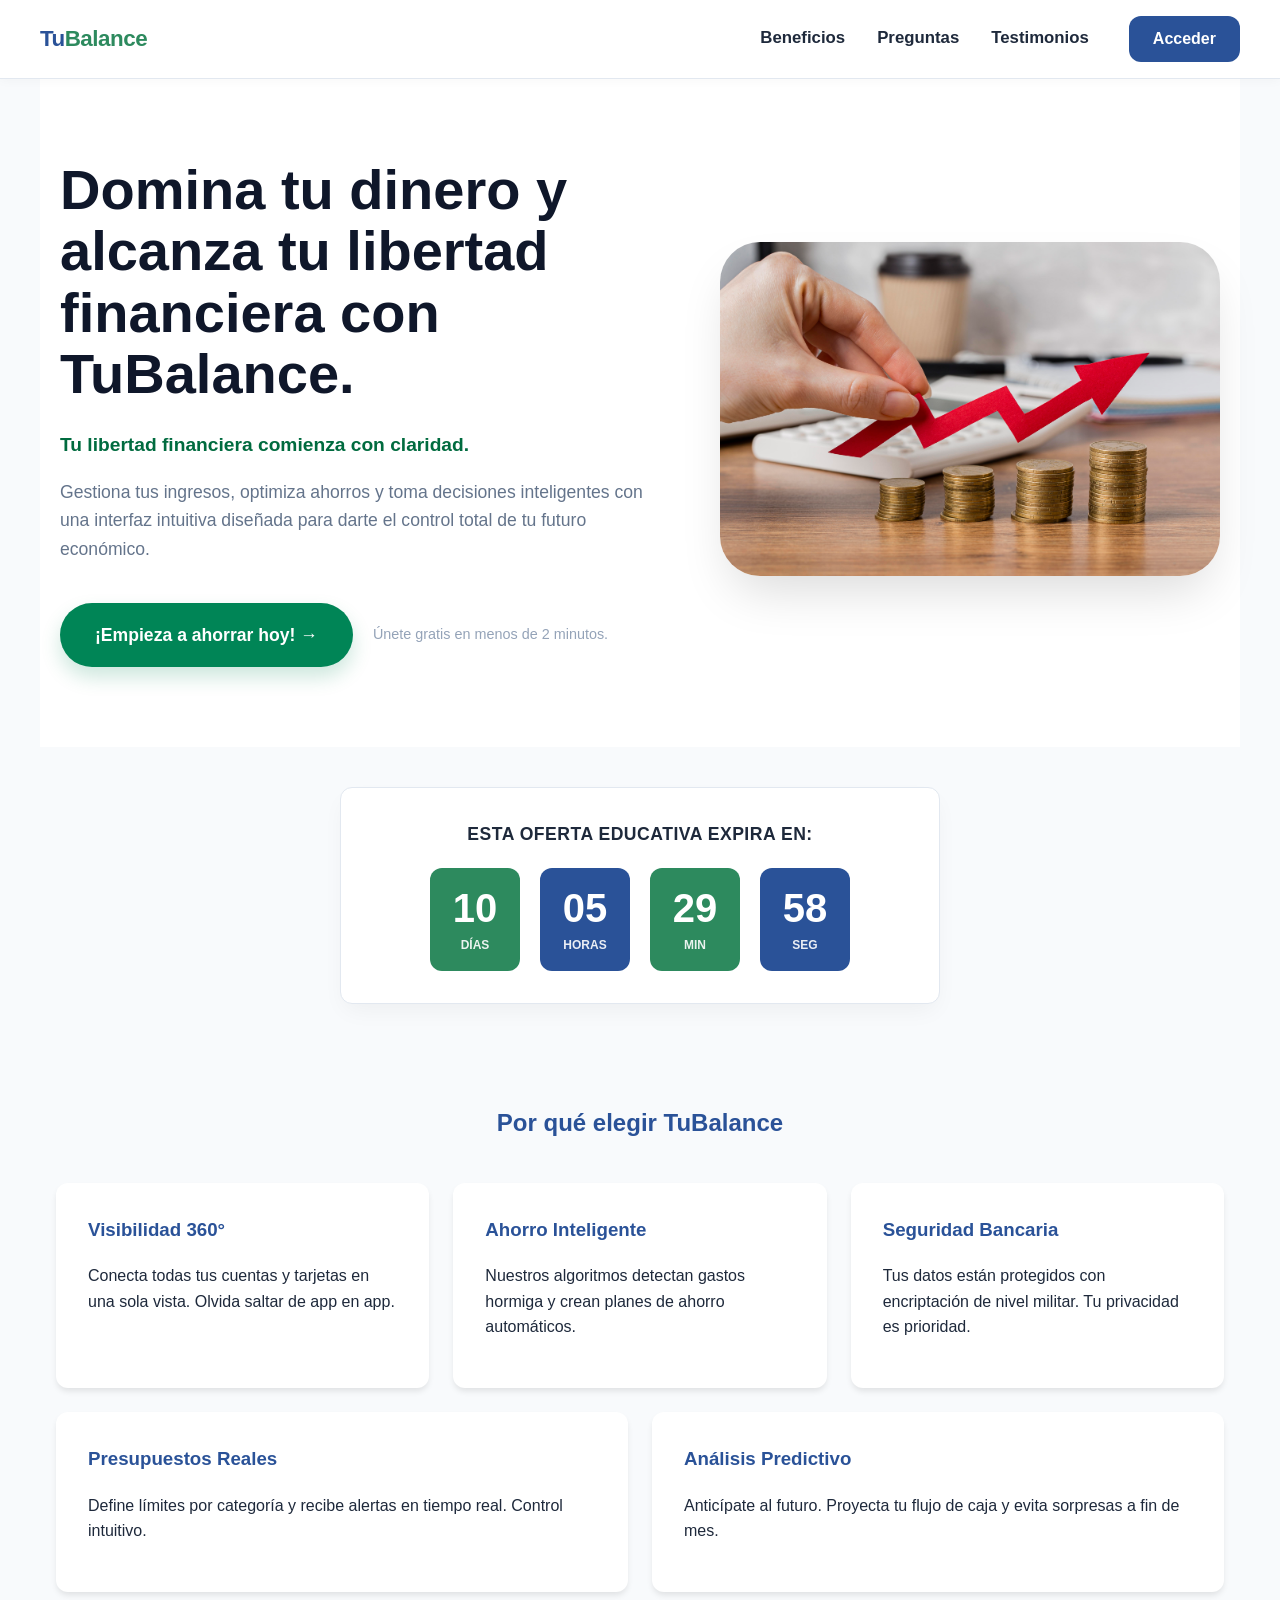
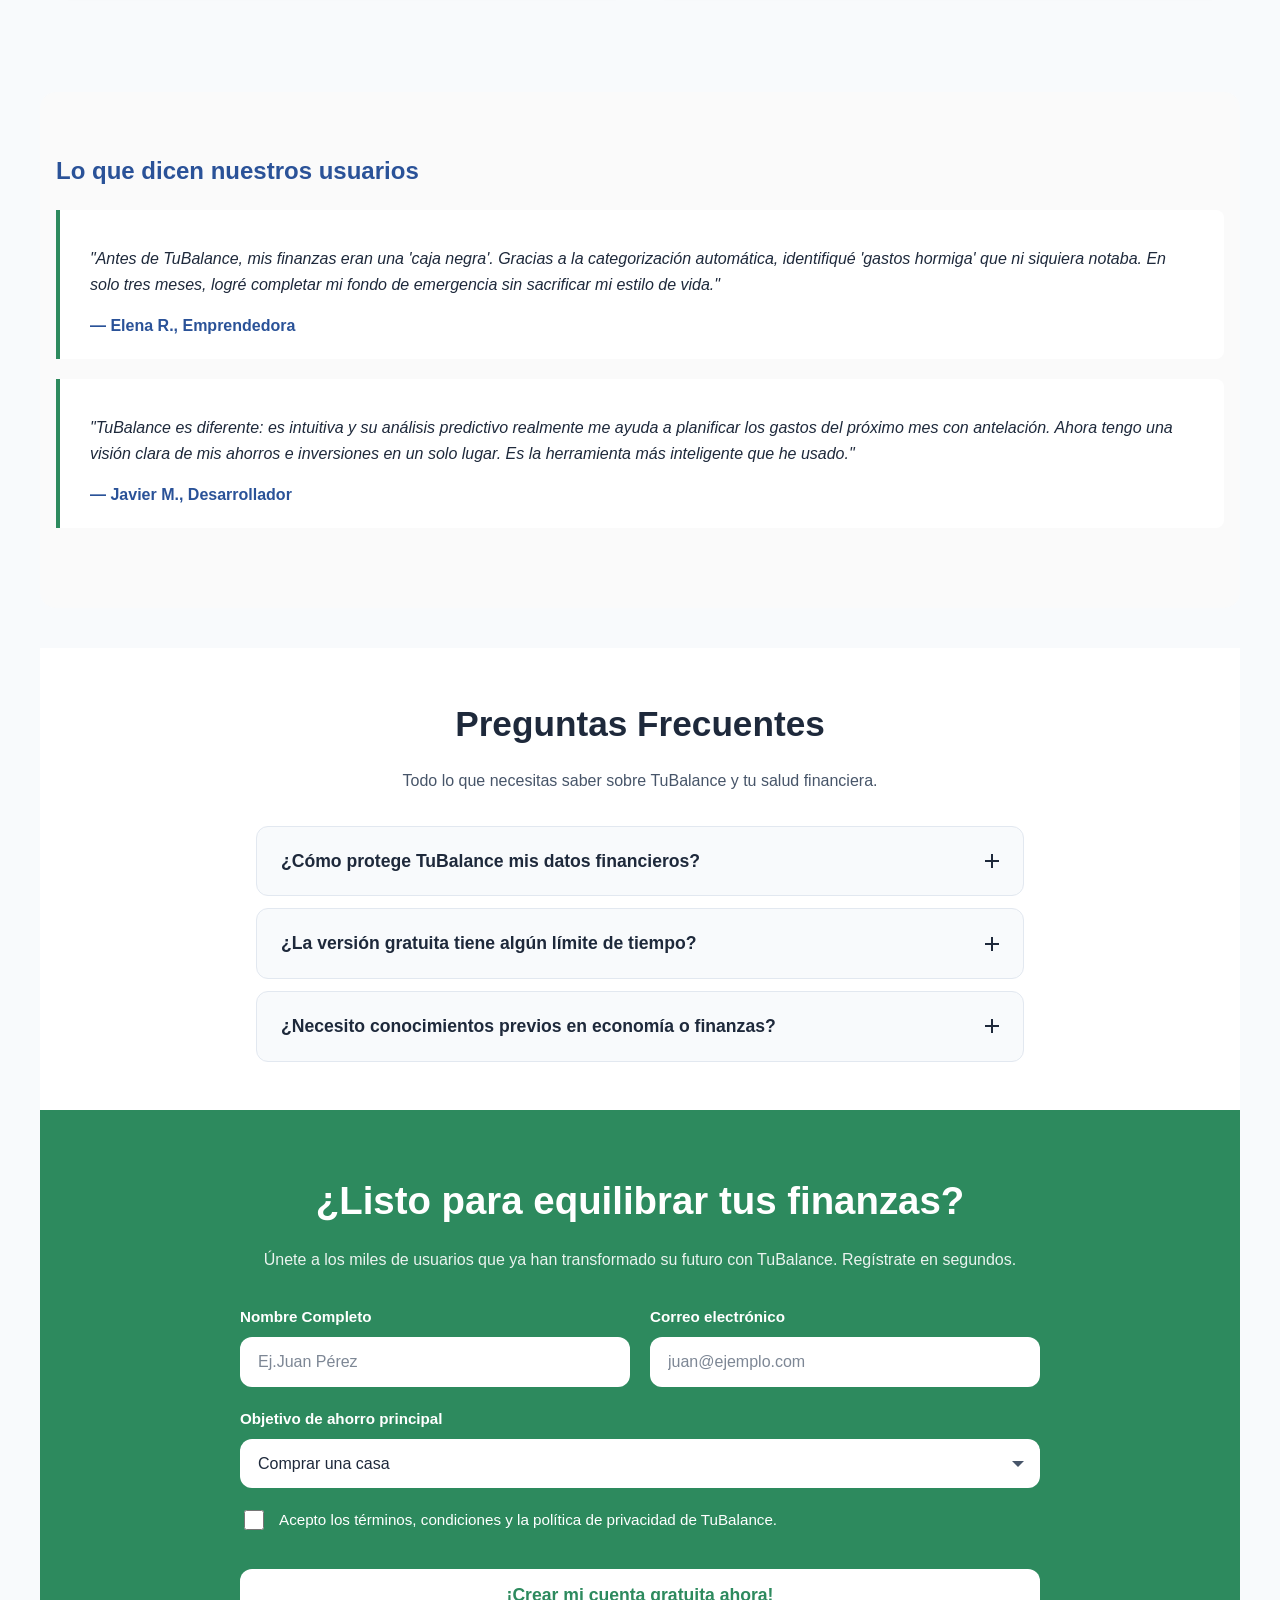
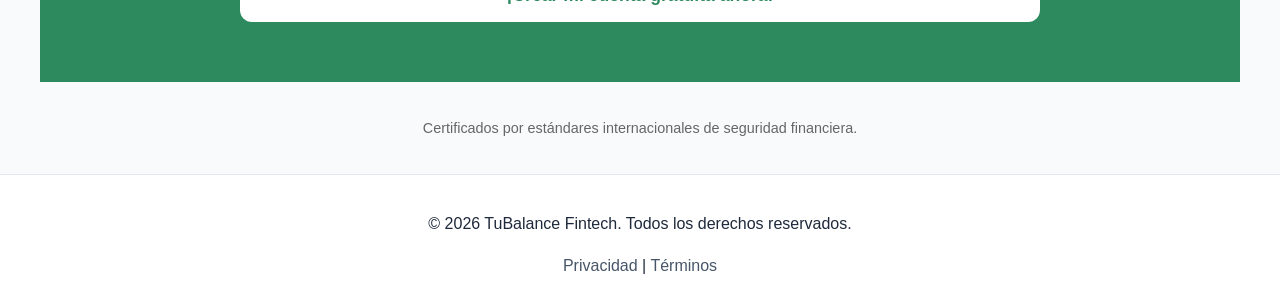
<file: index.html>
<!DOCTYPE html>
<html lang="es">
<head>
    <meta charset="UTF-8">
    <meta name="viewport" content="width=device-width, initial-scale=1.0">
    <title>TuBalance - Control Financiero Inteligente</title>
    <meta name="description" content="Gestiona tus cuentas, optimiza tus ahorros y alcanza tus metas con TuBalance.">
    <link rel="stylesheet" href="styles.css">
</head>
<body>

    <!-- 1. COMPONENTE: NAVBAR STICKY -->
    <header class="tb-navbar">
        <div class="tb-navbar-container">
            <a href="#" class="tb-navbar-logo" aria-label="TuBalance - Ir al inicio">
                Tu<span class="tb-navbar-logo--alt">Balance</span>
            </a>

            <button id="tbNavbarToggle" class="tb-navbar-toggle" aria-expanded="false" aria-controls="tbNavbarMenu" aria-label="Abrir menú de navegación">
                <span class="tb-navbar-toggle-bar"></span>
                <span class="tb-navbar-toggle-bar"></span>
                <span class="tb-navbar-toggle-bar"></span>
            </button>

            <nav id="tbNavbarMenu" class="tb-navbar-menu">
                <ul class="tb-navbar-links">
                    <li><a href="#beneficios" class="tb-navbar-link">Beneficios</a></li>
                    <li><a href="#faq" class="tb-navbar-link">Preguntas</a></li>
                    <li><a href="#testimonios" class="tb-navbar-link">Testimonios</a></li>
                </ul>
                <div class="tb-navbar-actions">
                    <a href="#registro" class="tb-navbar-btn">Acceder</a>
                </div>
            </nav>
        </div>
    </header>

    <main>
        <!-- 2. SECCIÓN HERO ORIGINAL RECOBRADA (Estructura, Textos e Imagen Principal) -->
        <section class="hero-modern">
            <div class="hero-grid">
                <div class="hero-text">
                    <h1>Domina tu dinero y alcanza tu libertad financiera con TuBalance.</h1>
                    <p class="hero-tagline">Tu libertad financiera comienza con claridad.</p>
                    <p class="hero-description">
                        Gestiona tus ingresos, optimiza ahorros y toma decisiones inteligentes con una interfaz intuitiva diseñada para darte el control total de tu futuro económico.
                    </p>
                    
                    <div class="hero-cta-wrapper">
                        <a href="#registro" class="btn-hero-main">¡Empieza a ahorrar hoy! &rarr;</a>
                        <span class="hero-cta-note">Únete gratis en menos de 2 minutos.</span>
                    </div>
                </div>
                
                <div class="hero-image-container">
                    <img src="finanzas-img.jpg" alt="Camino hacia la libertad financiera" class="hero-img">
                </div>
            </div>
        </section>

        <!-- 3. COMPONENTE: COUNTDOWN TIMER -->
        <section class="tb-countdown" aria-labelledby="tb-countdown-title">
            <div class="tb-countdown-container">
                <h2 id="tb-countdown-title" class="tb-countdown-title">Esta oferta educativa expira en:</h2>
                
                <div id="tbCountdownTimer" class="tb-countdown-timer" aria-live="off">
                    <div class="tb-countdown-box">
                        <span id="tb-days" class="tb-countdown-value">00</span>
                        <span class="tb-countdown-label">Días</span>
                    </div>
                    <div class="tb-countdown-box">
                        <span id="tb-hours" class="tb-countdown-value">00</span>
                        <span class="tb-countdown-label">Horas</span>
                    </div>
                    <div class="tb-countdown-box">
                        <span id="tb-minutes" class="tb-countdown-value">00</span>
                        <span class="tb-countdown-label">Min</span>
                    </div>
                    <div class="tb-countdown-box">
                        <span id="tb-seconds" class="tb-countdown-value">00</span>
                        <span class="tb-countdown-label">Seg</span>
                    </div>
                </div>

                <div id="tbCountdownMessage" class="tb-countdown-message" role="status" aria-live="polite"></div>
            </div>
        </section>

        <!-- 4. SECCIÓN DE BENEFICIOS (Original) -->
        <section id="beneficios" aria-labelledby="beneficios-title">
            <h2 id="beneficios-title" style="text-align: center; margin-bottom: 40px;">Por qué elegir TuBalance</h2>
            <div class="grid">
                <article class="card">
                    <h3>Visibilidad 360°</h3>
                    <p>Conecta todas tus cuentas y tarjetas en una sola vista. Olvida saltar de app en app.</p>
                </article>
                <article class="card">
                    <h3>Ahorro Inteligente</h3>
                    <p>Nuestros algoritmos detectan gastos hormiga y crean planes de ahorro automáticos.</p>
                </article>
                <article class="card">
                    <h3>Seguridad Bancaria</h3>
                    <p>Tus datos están protegidos con encriptación de nivel militar. Tu privacidad es prioridad.</p>
                </article>
                <article class="card">
                    <h3>Presupuestos Reales</h3>
                    <p>Define límites por categoría y recibe alertas en tiempo real. Control intuitivo.</p>
                </article>
                <article class="card">
                    <h3>Análisis Predictivo</h3>
                    <p>Anticípate al futuro. Proyecta tu flujo de caja y evita sorpresas a fin de mes.</p>
                </article>
            </div>
        </section>

        <!-- 5. SECCIÓN DE TESTIMONIOS (Original) -->
        <section id="testimonios" aria-labelledby="testimonio-title" style="background: #fafafa; border-radius: 16px; margin: 40px auto;">
            <h2 id="testimonio-title">Lo que dicen nuestros usuarios</h2>
            <blockquote>
                <p><i>"Antes de TuBalance, mis finanzas eran una 'caja negra'. Gracias a la categorización automática, identifiqué 'gastos hormiga' que ni siquiera notaba. En solo tres meses, logré completar mi fondo de emergencia sin sacrificar mi estilo de vida."</i></p>
                <cite>— Elena R., Emprendedora</cite>
            </blockquote>
            <blockquote>
                <p><i>"TuBalance es diferente: es intuitiva y su análisis predictivo realmente me ayuda a planificar los gastos del próximo mes con antelación. Ahora tengo una visión clara de mis ahorros e inversiones en un solo lugar. Es la herramienta más inteligente que he usado."</i></p>
                <cite>— Javier M., Desarrollador</cite>
            </blockquote>
        </section>

        <!-- 6. COMPONENTE: PREGUNTAS FRECUENTES (FAQ ACORDEÓN) -->
        <section id="faq" class="tb-faq" aria-labelledby="tb-faq-title">
            <div class="tb-faq-container">
                <h2 id="tb-faq-title" class="tb-faq-main-title">Preguntas Frecuentes</h2>
                <p class="tb-faq-subtitle">Todo lo que necesitas saber sobre TuBalance y tu salud financiera.</p>

                <div class="tb-faq-accordion">
                    <div class="tb-faq-item">
                        <h3>
                            <button type="button" class="tb-faq-trigger" id="tb-faq-h1" aria-expanded="false" aria-controls="tb-faq-p1">
                                <span class="tb-faq-question">¿Cómo protege TuBalance mis datos financieros?</span>
                                <span class="tb-faq-icon" aria-hidden="true"></span>
                            </button>
                        </h3>
                        <div id="tb-faq-p1" class="tb-faq-panel" role="region" aria-labelledby="tb-faq-h1" hidden>
                            <div class="tb-faq-content">
                                <p>Utilizamos encriptación de grado bancario (AES-256) y protocolos de transferencia segura SSL. Tus credenciales e información están protegidas bajo los más estrictos estándares de ciberseguridad industrial, garantizando que solo tú tengas acceso a tus balances.</p>
                            </div>
                        </div>
                    </div>

                    <div class="tb-faq-item">
                        <h3>
                            <button type="button" class="tb-faq-trigger" id="tb-faq-h2" aria-expanded="false" aria-controls="tb-faq-p2">
                                <span class="tb-faq-question">¿La versión gratuita tiene algún límite de tiempo?</span>
                                <span class="tb-faq-icon" aria-hidden="true"></span>
                            </button>
                        </h3>
                        <div id="tb-faq-p2" class="tb-faq-panel" role="region" aria-labelledby="tb-faq-h2" hidden>
                            <div class="tb-faq-content">
                                <p>No, nuestra versión esencial es gratuita para siempre. Con ella puedes registrar ingresos, gastos y conectar tus principales metas de ahorro. Ofrecemos herramientas avanzadas opcionales en planes premium, pero las funciones base no expiran nunca.</p>
                            </div>
                        </div>
                    </div>

                    <div class="tb-faq-item">
                        <h3>
                            <button type="button" class="tb-faq-trigger" id="tb-faq-h3" aria-expanded="false" aria-controls="tb-faq-p3">
                                <span class="tb-faq-question">¿Necesito conocimientos previos en economía o finanzas?</span>
                                <span class="tb-faq-icon" aria-hidden="true"></span>
                            </button>
                        </h3>
                        <div id="tb-faq-p3" class="tb-faq-panel" role="region" aria-labelledby="tb-faq-h3" hidden>
                            <div class="tb-faq-content">
                                <p>Absolutamente no. TuBalance está diseñado específicamente para ser intuitivo y educativo. Convertimos gráficos e indicadores complejos en consejos sencillos y lecturas visuales claras para que cualquiera pueda optimizar su dinero desde el primer día.</p>
                            </div>
                        </div>
                    </div>
                </div>
            </div>
        </section>

        <!-- 7. COMPONENTE DE REGISTRO -->
        <section id="registro" class="tb-register" aria-labelledby="registro-title">
            <div class="tb-register-container">
                <h2 id="registro-title" class="tb-register-title">¿Listo para equilibrar tus finanzas?</h2>
                <p class="tb-register-subtitle">Únete a los miles de usuarios que ya han transformado su futuro con TuBalance. Regístrate en segundos.</p>

                <form id="tuBalanceForm" class="tb-register-form" novalidate>
                    <div class="tb-register-row">
                        <div class="tb-register-group">
                            <label for="nombre" class="tb-register-label">Nombre Completo</label>
                            <input type="text" id="nombre" name="nombre" class="tb-register-input" placeholder="Ej.Juan Pérez" required>
                            </div>
                    

                        <div class="tb-register-group">
                            <label for="email" class="tb-register-label">Correo electrónico</label>
                            <input type="email" id="email" name="email" class="tb-register-input" placeholder="juan@ejemplo.com" required>
                        </div>
                    </div>

                    <div class="tb-register-group tb-register-group--full">
                        <label for="objetivo" class="tb-register-label">Objetivo de ahorro principal</label>

                        <div class="tb-register-select-wrapper">
                            <select id="objetivo" name="objetivo" class="tb-register-select" required>
                                <option value="casa">Comprar una casa</option>
                                <option value="viaje">Viajar por el mundo</option>
                                <option value="emergencia">Fondo de emergencia</option>
                                <option value="jubilación">Jubilación temprana</option>
                                <option value="otro">Otro...</option>
                            </select>
                        </div>
                    </div>

                    <div class="tb-register-group tb-register-group--checkbox">
                        <div class="tb-register-checkbox-wrapper">
                            <input type="checkbox" id="terminos" name="terminos" class="tb-register-checkbox" required>
                            <label for="terminos" class="tb-register-checkbox-label">Acepto los términos, condiciones y la política de privacidad de TuBalance.</label>
                        </div>
                    </div>

                    <button type="submit" class="tb-register-submit">¡Crear mi cuenta gratuita ahora!</button>
                </form>
            </div>
        </section>
    </main>

    <aside style="padding: 20px; text-align: center; font-size: 0.9em; color: #666;">
        <p>Certificados por estándares internacionales de seguridad financiera.</p>
    </aside>

    <footer role="contentinfo" style="padding: 20px; text-align: center; border-top: 1px solid var(--border-color); background: var(--white);">
        <p>&copy; 2026 TuBalance Fintech. Todos los derechos reservados.</p>
        <nav aria-label="Menú legal">
            <a href="" style="color: var(--text-muted); text-decoration: none;">Privacidad</a> | 
            <a href="" style="color: var(--text-muted); text-decoration: none;">Términos</a>
        </nav>
    </footer>

    <script src="script.js"></script>
</body>
</html>
</file>
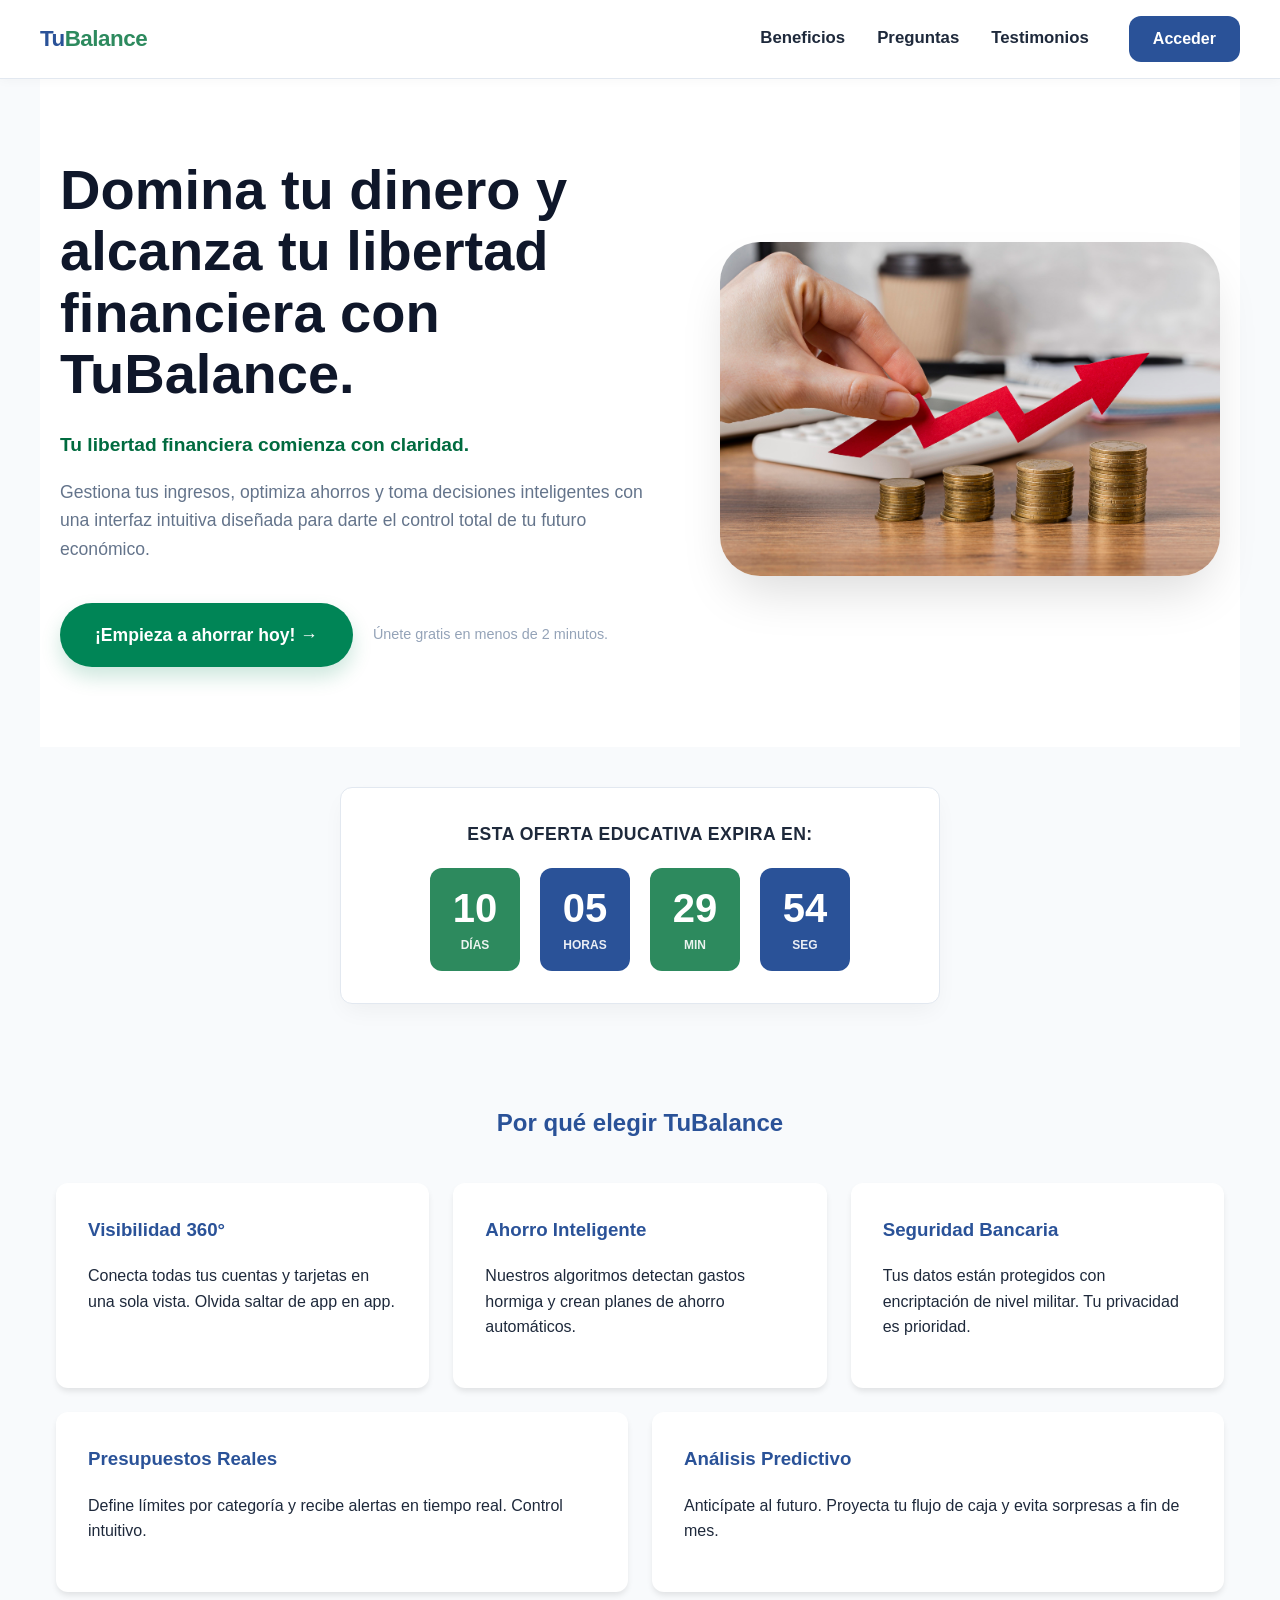
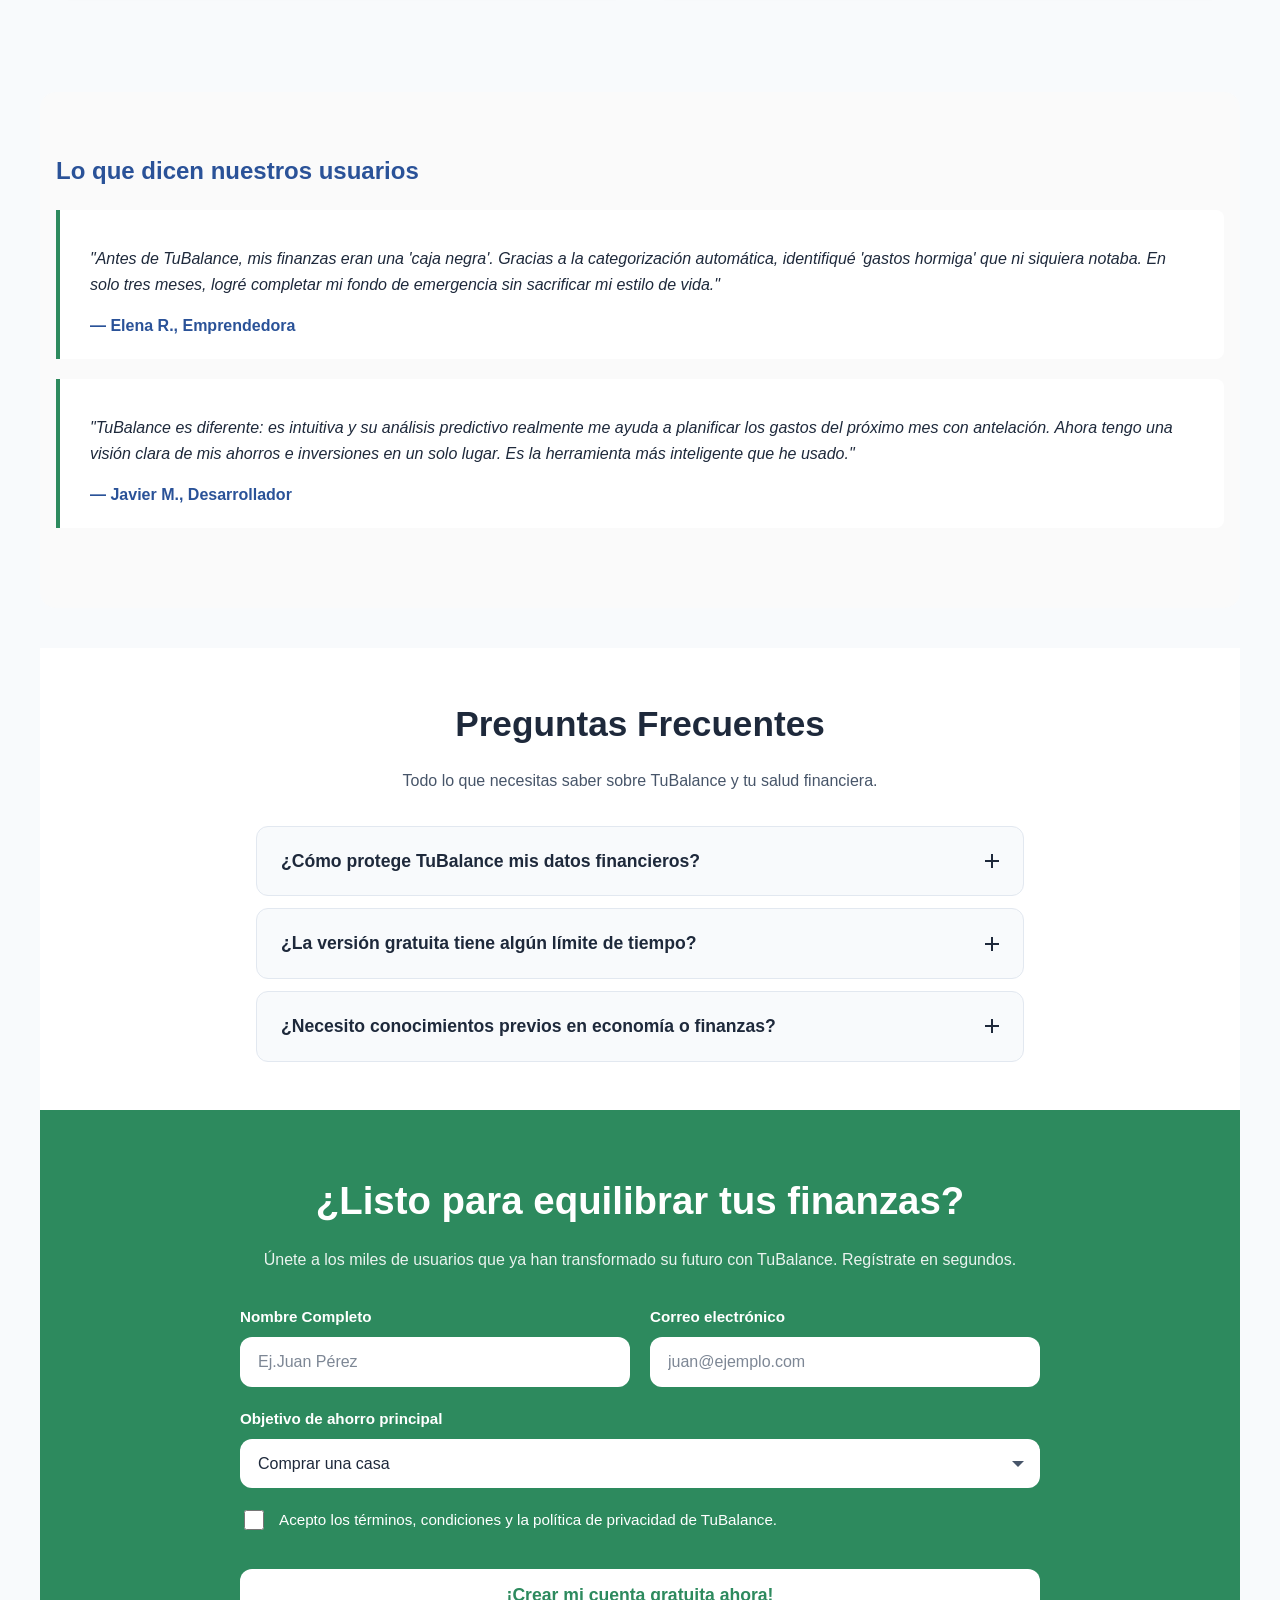
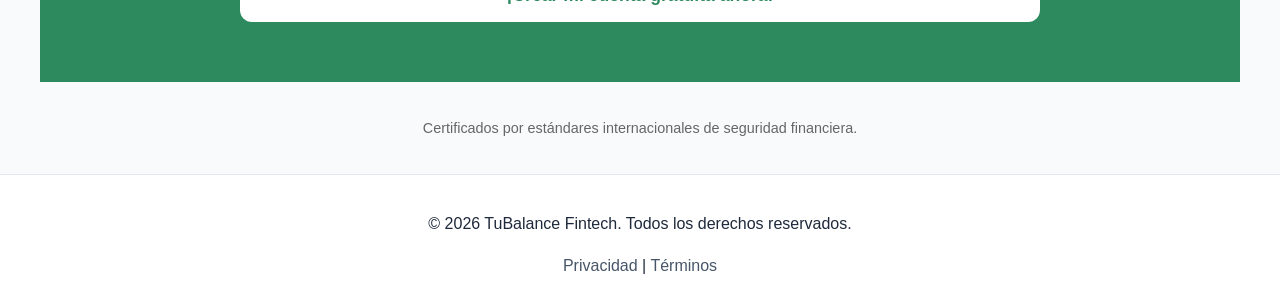
<file: dashboard.html>
<!DOCTYPE html>
<html lang="es">
<head>
    <meta charset="UTF-8">
    <meta name="viewport" content="width=device-width, initial-scale=1.0">
    <title>TuBalance - Panel de Control</title>
    <!-- Tus hojas de estilo -->
    <link rel="stylesheet" href="styles.css">
    <link rel="stylesheet" href="dashboard_styles.css">
</head>
<body class="dashboard-body">

    <!-- Contenedor principal que unifica y centra todo el diseño -->
    <div class="dashboard-wrapper">
        
        <header class="dashboard-hero">
            <div class="dashboard-hero-container">
                <h1 id="dbWelcomeTitle" class="welcome-highlight">¡Preparando tu entorno...!</h1>
                <p class="dashboard-subtitle">Tu camino hacia la libertad financiera ha comenzado con éxito.</p>
            </div>
        </header>

        <!-- Separador visual para darle más elegancia -->
        <hr class="dashboard-separator">

        <main class="dashboard-content-section">
            <h3 class="dashboard-section-title">Tu Plan de Ahorro Personalizado</h3>
            <p class="dashboard-subtitle">Analizando tus metas según el objetivo seleccionado...</p>

            <!-- Rejilla de tarjetas (Grid) -->
            <div class="dashboard-grid">
                <div class="db-card">
                    <h4>📊 Presupuesto</h4>
                    <p>Configuración inicial en progreso. Diseñando tu regla de distribución de ingresos mensual.</p>
                </div>
                
                <div class="db-card">
                    <h4>🔍 Gastos Hormiga</h4>
                    <p>Escáner de fugas de dinero listo para activarse. Conéctalo con tus registros diarios.</p>
                </div>
                
                <div class="db-card">
                    <h4>🎯 Meta de Ahorro Activa</h4>
                    <p id="dbObjetivoText" class="db-target-value">Cargando...</p>
                </div>
            </div>
            
            <!-- Zona del botón de cierre de sesión -->
            <div class="dashboard-actions">
                <a href="index.html" id="btnLogout" class="btn-logout-dashboard">Cerrar Sesión</a>
            </div>
        </main>

    </div>

    <script>
        document.addEventListener("DOMContentLoaded", () => {
            const STORAGE_KEYS = {
                nombre: 'lp_tubalance_nombre',
                objetivo: 'lp_tubalance_objetivo',
                convertido: 'lp_tubalance_convertido'
            };

            const nombreCapturado = localStorage.getItem(STORAGE_KEYS.nombre);
            const objetivoCapturado = localStorage.getItem(STORAGE_KEYS.objetivo);
            const yaConvertido = localStorage.getItem(STORAGE_KEYS.convertido);

            // Control de Seguridad
            if (yaConvertido !== 'true' || !nombreCapturado) {
                window.location.href = 'index.html';
                return;
            }

            // Renderizar nombre
            const welcomeTitle = document.getElementById('dbWelcomeTitle');
            if (welcomeTitle) {
                welcomeTitle.textContent = `¡Bienvenido, ${nombreCapturado}!`;
            }

            // Renderizar objetivo
            const objetivoText = document.getElementById('dbObjetivoText');
            if (objetivoText && objetivoCapturado) {
                const mapaObjetivos = {
                    casa: '🏠 Comprar tu casa propia',
                    viaje: '✈️ Viajar por el mundo',
                    emergencia: '🛡️ Crear tu Fondo de Emergencia',
                    jubilacion: '🌅 Lograr tu Jubilación Temprana',
                    otro: '🎯 Alcanzar tu meta financiera personalizada'
                };
                
                objetivoText.textContent = mapaObjetivos[objetivoCapturado] || '🎯 Mi Meta Activa';
            }

            // Lógica de Redirección y Limpieza al Cerrar Sesión
            const btnLogout = document.getElementById('btnLogout');
            if (btnLogout) {
                btnLogout.addEventListener('click', () => {
                    localStorage.removeItem(STORAGE_KEYS.convertido);
                    localStorage.removeItem(STORAGE_KEYS.nombre);
                    localStorage.removeItem(STORAGE_KEYS.objetivo);
                });
            }
        });
    </script>
</body>
</html>
</file>
<file: styles.css>
/* =========================================
   ESTILOS BASE Y VARIABLES (Design System)
   ========================================= */

html {
    scroll-behavior: smooth;
}

:root {
    /* Paleta de colores WCAG Compliant */
    --primary-green: #2D8A5E;    
    --primary-hover: #236B49;
    --accent-blue: #2A5298;     
    --bg-light: #F8FAFC;        
    --text-main: #1E293B;       
    --text-muted: #475569;
    --white: #FFFFFF;
    --border-color: #E2E8F0;
    --font-main: 'Open Sans', 'Roboto', sans-serif;
    --radius-base: 12px;

    /* Tokens de Soporte Funcional */
    --tb-error-light: #FEE2E2;
    --tb-error-text: #EF4444;
    --tb-focus-ring: #3B82F6;
    --tb-transition-smooth: all 0.3s cubic-bezier(0.4, 0, 0.2, 1);
}

* {
    box-sizing: border-box;
}

body {
    margin: 0;
    padding: 0;
    background-color: var(--bg-light);
    color: var(--text-main);
    font-family: var(--font-main);
    font-size: 16px;
    line-height: 1.6;
    -webkit-font-smoothing: antialiased;
}

/* Enfoque accesible global (WCAG AA) */
a:focus-visible, 
button:focus-visible, 
input:focus-visible, 
select:focus-visible {
    outline: 3px solid var(--tb-focus-ring);
    outline-offset: 2px;
}

h1, h2, h3 {
    color: var(--accent-blue);
    margin-top: 0;
}

section {
    padding: 60px 16px;
    max-width: 1200px;
    margin: 0 auto;
}

/* =========================================
   1. COMPONENTE: NAVBAR STICKY (tb-navbar)
   ========================================= */
.tb-navbar {
    position: sticky;
    top: 0;
    z-index: 1000;
    background-color: var(--white);
    border-bottom: 1px solid var(--border-color);
    padding: 12px 16px;
    box-shadow: 0 2px 10px rgba(0, 0, 0, 0.03);
    transition: var(--tb-transition-smooth);
}

.tb-navbar-container {
    display: flex;
    justify-content: space-between;
    align-items: center;
    max-width: 1200px;
    margin: 0 auto;
    width: 100%;
}

.tb-navbar-logo {
    font-family: var(--font-main);
    font-size: 1.4rem;
    font-weight: 800;
    color: var(--accent-blue);
    text-decoration: none;
    letter-spacing: -0.5px;
}

.tb-navbar-logo--alt {
    color: var(--primary-green);
}

.tb-navbar-toggle {
    display: flex;
    flex-direction: column;
    justify-content: space-between;
    width: 26px;
    height: 18px;
    background: none;
    border: none;
    cursor: pointer;
    padding: 0;
    z-index: 1010;
}

.tb-navbar-toggle-bar {
    width: 100%;
    height: 3px;
    background-color: var(--text-main);
    border-radius: 2px;
    transition: var(--tb-transition-smooth);
}

.tb-navbar-toggle[aria-expanded="true"] .tb-navbar-toggle-bar:nth-child(1) {
    transform: translateY(7.5px) rotate(45deg);
}

.tb-navbar-toggle[aria-expanded="true"] .tb-navbar-toggle-bar:nth-child(2) {
    opacity: 0;
}

.tb-navbar-toggle[aria-expanded="true"] .tb-navbar-toggle-bar:nth-child(3) {
    transform: translateY(-7.5px) rotate(-45deg);
}

.tb-navbar-menu {
    display: none;
    flex-direction: column;
    position: absolute;
    top: 100%;
    left: 0;
    width: 100%;
    background-color: var(--white);
    border-bottom: 1px solid var(--border-color);
    padding: 24px 16px;
    box-shadow: 0 10px 15px rgba(0, 0, 0, 0.05);
    gap: 24px;
}

.tb-navbar-menu--open {
    display: flex;
}

.tb-navbar-links {
    list-style: none;
    padding: 0;
    margin: 0;
    display: flex;
    flex-direction: column;
    gap: 18px;
}

.tb-navbar-link {
    font-family: var(--font-main);
    font-size: 1.05rem;
    font-weight: 600;
    color: var(--text-main);
    text-decoration: none;
    transition: color 0.2s ease;
}

.tb-navbar-link:hover,
.tb-navbar-link:focus {
    color: var(--primary-green);
}

.tb-navbar-actions {
    display: flex;
    width: 100%;
}

.tb-navbar-btn {
    display: inline-block;
    text-align: center;
    width: 100%;
    background-color: var(--accent-blue);
    color: var(--white);
    font-family: var(--font-main);
    font-weight: 700;
    font-size: 1rem;
    padding: 12px 24px;
    border-radius: var(--radius-base);
    text-decoration: none;
    transition: var(--tb-transition-smooth);
}

.tb-navbar-btn:hover,
.tb-navbar-btn:focus {
    background-color: var(--text-main);
    transform: translateY(-1px);
}

/* =========================================
   2. HERO SECTION ORIGINAL RECOBRADO (Estilos)
   ========================================= */
.hero-modern {
    padding: 80px 20px;
    background-color: #ffffff;
}

.hero-grid {
    max-width: 1200px;
    margin: 0 auto;
    display: grid;
    grid-template-columns: 1.2fr 1fr;
    align-items: center;
    gap: 60px;
}

.hero-text h1 {
    font-size: 3.5rem;
    color: #0f172a;
    line-height: 1.1;
    margin-bottom: 25px;
}

.hero-tagline {
    color: #006b3f;
    font-weight: 700;
    font-size: 1.2rem;
    margin-bottom: 15px;
}

.hero-description {
    color: #64748b;
    font-size: 1.1rem;
    line-height: 1.6;
    margin-bottom: 40px;
}

.hero-cta-wrapper {
    display: flex;
    align-items: center;
    gap: 20px;
}

.btn-hero-main {
    display: inline-block;
    background-color: #008556;
    color: white;
    padding: 18px 35px;
    border-radius: 40px;
    text-decoration: none;
    font-weight: 700;
    font-size: 1.1rem;
    transition: transform 0.3s, box-shadow 0.3s;
    box-shadow: 0 10px 20px rgba(0, 133, 86, 0.2);
}

.btn-hero-main:hover {
    transform: translateY(-3px);
    box-shadow: 0 15px 30px rgba(0, 133, 86, 0.3);
}

.hero-cta-note {
    color: #94a3b8;
    font-size: 0.9rem;
}

/* Imagen con Bordes Redondeados (¡Rescatada!) */
.hero-image-container .hero-img {
    width: 100%;
    border-radius: 40px;
    box-shadow: 0 25px 50px -12px rgba(0, 0, 0, 0.15);
}

/* =========================================
   3. COMPONENTE: COUNTDOWN TIMER (tb-countdown)
   ========================================= */
.tb-countdown {
    background-color: var(--bg-light);
    padding: 40px 16px;
    text-align: center;
}

.tb-countdown-container {
    max-width: 600px;
    margin: 0 auto;
    background-color: var(--white);
    padding: 24px;
    border-radius: var(--radius-base);
    box-shadow: 0 10px 25px -5px rgba(0, 0, 0, 0.05);
    border: 1px solid var(--border-color);
}

.tb-countdown-title {
    font-family: var(--font-main);
    font-size: 1.1rem;
    font-weight: 700;
    color: var(--text-main);
    margin-bottom: 20px;
    text-transform: uppercase;
    letter-spacing: 0.5px;
}

.tb-countdown-timer {
    display: flex;
    justify-content: center;
    gap: 12px;
}

.tb-countdown-box {
    background-color: var(--primary-green);
    color: var(--white);
    min-width: 70px;
    padding: 12px 8px;
    border-radius: var(--radius-base);
    display: flex;
    flex-direction: column;
    align-items: center;
}

.tb-countdown-box:nth-child(even) {
    background-color: var(--accent-blue);
}

.tb-countdown-value {
    font-family: var(--font-main);
    font-size: 1.8rem;
    font-weight: 700;
    line-height: 1.2;
}

.tb-countdown-label {
    font-family: var(--font-main);
    font-size: 0.75rem;
    font-weight: 600;
    text-transform: uppercase;
    opacity: 0.9;
    margin-top: 4px;
}

.tb-countdown-message {
    font-family: var(--font-main);
    font-size: 1.5rem;
    font-weight: 700;
    color: var(--primary-green);
    margin-top: 10px;
    display: none;
}

/* =========================================
   4. LAYOUT DE BENEFICIOS (Original)
   ========================================= */
.grid {
    display: flex;
    flex-wrap: wrap;
    gap: 24px;
}

.card {
    background: var(--white);
    padding: 32px;
    border-radius: 12px;
    box-shadow: 0 4px 6px -1px rgba(0, 0, 0, 0.1);
    flex: 1 1 calc(33.333% - 24px);
    min-width: 280px;
}

/* =========================================
   5. COMPONENTE: ACORDEÓN FAQ (tb-faq)
   ========================================= */
.tb-faq {
    background-color: var(--white);
    padding: 48px 16px;
}

.tb-faq-container {
    max-width: 768px;
    margin: 0 auto;
}

.tb-faq-main-title {
    font-family: var(--font-main);
    font-size: 1.8rem;
    font-weight: 800;
    color: var(--text-main);
    text-align: center;
    margin-bottom: 8px;
}

.tb-faq-subtitle {
    font-family: var(--font-main);
    font-size: 1rem;
    color: var(--text-muted);
    text-align: center;
    margin-bottom: 32px;
}

.tb-faq-accordion {
    display: flex;
    flex-direction: column;
    gap: 12px;
}

.tb-faq-item {
    background-color: var(--bg-light);
    border: 1px solid var(--border-color);
    border-radius: var(--radius-base);
    overflow: hidden;
    transition: border-color 0.25s ease, box-shadow 0.25s ease;
}

.tb-faq-item--active {
    border-color: var(--primary-green);
    background-color: var(--white);
    box-shadow: 0 4px 12px rgba(45, 138, 94, 0.06);
}

.tb-faq-item h3 { margin: 0; }

.tb-faq-trigger {
    width: 100%;
    display: flex;
    justify-content: space-between;
    align-items: center;
    background: none;
    border: none;
    padding: 18px 20px;
    cursor: pointer;
    text-align: left;
    outline: none;
}

.tb-faq-question {
    font-family: var(--font-main);
    font-size: 1rem;
    font-weight: 700;
    color: var(--text-main);
    line-height: 1.4;
}

.tb-faq-trigger:hover .tb-faq-question {
    color: var(--primary-green);
}

.tb-faq-trigger:focus-visible {
    outline: 3px solid var(--tb-focus-ring);
    outline-offset: -3px;
}

.tb-faq-icon {
    position: relative;
    width: 14px;
    height: 14px;
    flex-shrink: 0;
}

.tb-faq-icon::before,
.tb-faq-icon::after {
    content: "";
    position: absolute;
    background-color: var(--text-main);
    transition: transform 0.25s ease, background-color 0.25s ease;
}

.tb-faq-icon::before { top: 6px; left: 0; width: 14px; height: 2px; }
.tb-faq-icon::after { top: 0; left: 6px; width: 2px; height: 14px; }

.tb-faq-trigger[aria-expanded="true"] .tb-faq-icon::before { background-color: var(--primary-green); }
.tb-faq-trigger[aria-expanded="true"] .tb-faq-icon::after { transform: rotate(90deg); opacity: 0; }

.tb-faq-panel {
    max-height: 0;
    overflow: hidden;
    transition: max-height 0.3s cubic-bezier(0.4, 0, 0.2, 1);
}

.tb-faq-panel:not([hidden]) { display: block; }

.tb-faq-content {
    padding: 0 20px 20px 20px;
    border-top: 1px solid var(--border-color);
    padding-top: 16px;
}

.tb-faq-content p {
    font-family: var(--font-main);
    font-size: 0.95rem;
    color: var(--text-muted);
    margin: 0;
}

/* =========================================
   6. COMPONENTE: REGISTRO (tb-register) 
   ========================================= */
.tb-register {
    background-color: var(--primary-green);
    color: var(--white);
    padding: 60px 16px;
}

.tb-register-container {
    width: 100%;
    max-width: 800px;
    margin: 0 auto;
    text-align: center;
}

.tb-register-title {
    color: var(--white);
    font-family: var(--font-main);
    font-size: 1.8rem;
    font-weight: 700;
    margin-bottom: 12px;
}

.tb-register-subtitle {
    font-size: 1rem;
    color: var(--white);
    opacity: 0.9;
    margin-bottom: 32px;
}

.tb-register-row {
    display: flex;
    flex-direction: column;
}

.tb-register-group {
    display: flex;
    flex-direction: column;
    text-align: left;
    margin-bottom: 20px;
}

.tb-register-label {
    font-weight: 600;
    font-size: 0.95rem;
    margin-bottom: 8px;
}

.tb-register-input, 
.tb-register-select {
    width: 100%;
    background-color: var(--white);
    border: 2px solid transparent;
    border-radius: var(--radius-base);
    padding: 14px 16px;
    font-family: var(--font-main);
    font-size: 1rem;
    color: var(--text-main);
}

.tb-register-input::placeholder {
    color: var(--text-muted);
    opacity: 0.7;
}

.tb-register-select-wrapper { position: relative; width: 100%; }
.tb-register-select { appearance: none; -webkit-appearance: none; padding-right: 40px; }
.tb-register-select-wrapper::after {
    content: ""; position: absolute; right: 16px; top: 50%; transform: translateY(-50%);
    border-left: 6px solid transparent; border-right: 6px solid transparent; border-top: 6px solid var(--text-muted);
    pointer-events: none;
}

.tb-register-input--error, .tb-register-select--error {
    border-color: var(--tb-error-text);
    background-color: var(--tb-error-light);
}

.tb-register-error {
    color: #FFD2D2;
    font-size: 0.85rem;
    font-weight: 600;
    margin-top: 6px;
    display: none;
}

.tb-register-checkbox-wrapper { display: flex; align-items: flex-start; gap: 12px; }
.tb-register-checkbox { width: 20px; height: 20px; margin-top: 2px; cursor: pointer; }
.tb-register-checkbox-label { font-size: 0.95rem; }
.tb-register-link { color: var(--white); text-decoration: underline; font-weight: 600; }

.tb-register-submit {
    width: 100%; background-color: var(--white); color: var(--primary-green);
    border: none; padding: 16px 32px; border-radius: var(--radius-base);
    font-size: 1.1rem; font-weight: 700; cursor: pointer; margin-top: 16px;
    transition: var(--tb-transition-smooth);
}
.tb-register-submit:hover { background-color: var(--bg-light); transform: translateY(-2px); }

/* Testimonios (Original) */
blockquote {
    border-left: 4px solid var(--primary-green); padding: 20px 30px; margin: 20px 0;
    background: var(--white); font-style: italic; border-radius: 0 8px 8px 0;
}
cite { display: block; margin-top: 10px; font-weight: bold; font-style: normal; color: var(--accent-blue); }

/* =========================================
   MEDIA QUERIES (Estrategia Responsiva)
   ========================================= */
@media (max-width: 968px) {
    .hero-grid { grid-template-columns: 1fr; text-align: center; }
    .hero-text h1 { font-size: 2.5rem; }
    .hero-cta-wrapper { flex-direction: column; gap: 10px; }
}

@media (min-width: 480px) {
    .tb-countdown-container { padding: 32px; }
    .tb-countdown-timer { gap: 20px; }
    .tb-countdown-box { min-width: 90px; padding: 16px 12px; }
    .tb-countdown-value { font-size: 2.5rem; }
}

@media (min-width: 768px) {
    .tb-navbar { padding: 16px 24px; }
    .tb-navbar-toggle { display: none; }
    .tb-navbar-menu {
        display: flex; position: static; flex-direction: row; align-items: center;
        width: auto; padding: 0; box-shadow: none; border: none; gap: 40px;
    }
    .tb-navbar-links { flex-direction: row; gap: 32px; }
    .tb-navbar-actions { width: auto; }
    .tb-navbar-btn { width: auto; padding: 10px 24px; }

    .tb-faq-main-title { font-size: 2.2rem; }
    .tb-faq-trigger { padding: 22px 24px; }
    .tb-faq-question { font-size: 1.1rem; }

    .tb-register { padding: 60px 24px; }
    .tb-register-title { font-size: 2.4rem; }
    .tb-register-row { flex-direction: row; gap: 20px; }
    .tb-register-group { flex: 1; }

    .card { flex: 1 1 calc(50% - 24px); }
}

@media (min-width: 1024px) {
    .card { flex: 1 1 calc(33.333% - 24px); }
}
</file>
<file: dashboard_styles.css>
/* =========================================================================
   ESTILOS GENERALES DEL DASHBOARD (PANEL DE CONTROL)
   ========================================================================= */

body.dashboard-body {
    background-color: #f1f5f9; /* Un gris sutil para resaltar las tarjetas blancas */
    margin: 0;
    padding: 40px 0; /* Espaciado arriba y abajo para pantallas grandes */
    min-height: 100vh;
    display: flex;
    align-items: center;
    justify-content: center;
    font-family: system-ui, -apple-system, sans-serif;
}

/* Contenedor Principal (Tarjeta del Dashboard) */
.dashboard-wrapper {
    max-width: 900px; /* Un poco más ancho para que se vea más abundante */
    width: 90%;
    margin: 0 auto;
    padding: 50px; /* Más padding interno para mejor organización */
    background: #ffffff;
    border-radius: 16px;
    box-shadow: 0 10px 30px rgba(30, 41, 59, 0.08);
    text-align: center;
    box-sizing: border-box;
}

/* Encabezados y Textos */
.welcome-highlight {
    color: #2D8A5E;
    font-size: 2.8rem; /* Un poco más grande y llamativo */
    margin-top: 0;
    margin-bottom: 16px;
    font-weight: 800;
}

.dashboard-subtitle {
    color: #475569;
    font-size: 1.15rem;
    margin-bottom: 20px;
    line-height: 1.6;
}

.dashboard-separator {
    border: 0;
    border-top: 1px solid #e2e8f0;
    margin: 40px 0;
}

.dashboard-section-title {
    color: #1E293B;
    font-size: 1.6rem;
    margin-bottom: 8px;
    font-weight: 700;
}

/* Grid o Rejilla de Tarjetas */
.dashboard-grid {
    display: grid;
    grid-template-columns: repeat(auto-fit, minmax(240px, 1fr));
    gap: 24px;
    margin-top: 40px;
}

/* Tarjetas Individuales (Cards) */
.db-card {
    background: #f8fafc;
    padding: 30px 24px; /* Más espacio interno */
    border-radius: 12px;
    border: 1px solid #e2e8f0;
    text-align: left;
    transition: transform 0.2s ease, box-shadow 0.2s ease;
    display: flex;
    flex-direction: column;
    justify-content: space-between;
}

.db-card:hover {
    transform: translateY(-5px);
    box-shadow: 0 12px 20px rgba(0, 0, 0, 0.05);
}

.db-card h4 {
    margin-top: 0;
    margin-bottom: 12px;
    color: #1E293B;
    font-size: 1.2rem;
}

.db-card p {
    margin: 0;
    font-size: 0.95rem;
    line-height: 1.6;
    color: #64748B;
}

/* Estado dinámico del objetivo seleccionado */
.db-target-value {
    font-weight: 700;
    color: #2A5298;
    font-size: 1.1rem;
}

/* Botón de Cierre de Sesión */
.btn-logout-dashboard {
    display: inline-block;
    background-color: #2D8A5E;
    color: #ffffff;
    text-decoration: none;
    padding: 14px 36px;
    font-size: 1rem;
    font-weight: 700;
    border-radius: 12px;
    margin-top: 50px; /* Separado del grid elegantemente */
    transition: all 0.3s ease;
    border: none;
    cursor: pointer;
}

.btn-logout-dashboard:hover {
    background-color: #236B49;
    box-shadow: 0 6px 20px rgba(45, 138, 94, 0.4);
    transform: translateY(-1px);
}

/* =========================================================================
   MEDIA QUERIES (Adaptabilidad Móvil)
   ========================================================================= */

@media (max-width: 768px) {
    body.dashboard-body {
        padding: 20px 0;
    }

    .dashboard-wrapper {
        padding: 35px 20px;
        margin: 10px auto;
    }

    .welcome-highlight {
        font-size: 2.2rem;
    }

    .dashboard-grid {
        grid-template-columns: 1fr;
        gap: 20px;
    }

    .db-card {
        padding: 24px;
    }
}
</file>
